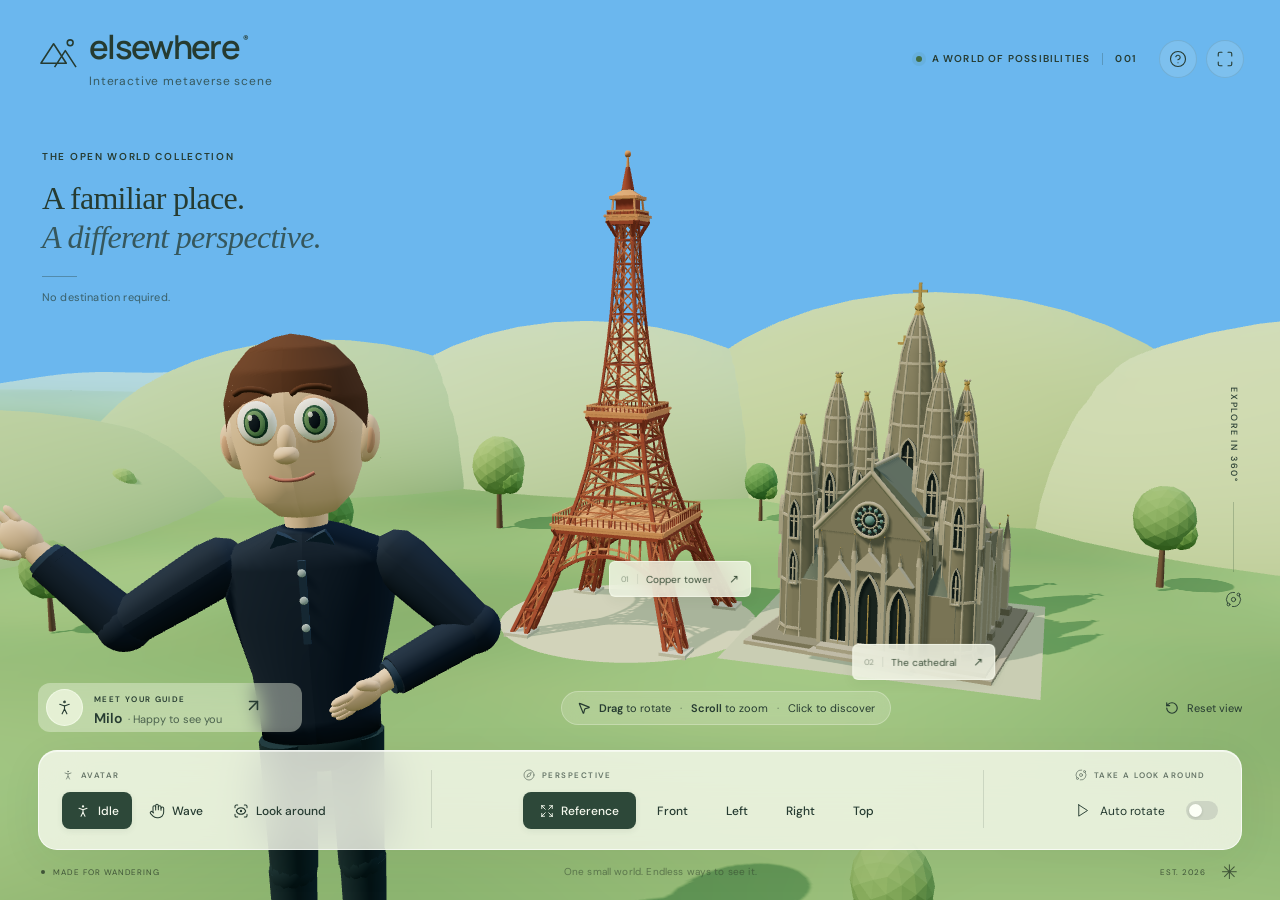
<file: Metaverse/index.html>
<!doctype html>
<html lang="en">
  <head>
    <meta charset="UTF-8" />
    <link rel="icon" type="image/svg+xml" href="./favicon.svg" />
    <meta name="viewport" content="width=device-width, initial-scale=1.0" />
    <meta name="theme-color" content="#84bce0" />
    <meta
      name="description"
      content="A little world with a different perspective. Explore a handcrafted, interactive 3D landscape with a friendly avatar and extraordinary landmarks."
    />
    <title>Elsewhere — A little world to explore</title>
    <script type="module" crossorigin src="./assets/index-cz83MpUu.js"></script>
    <link rel="modulepreload" crossorigin href="./assets/three-Z7f1v5lX.js">
    <link rel="modulepreload" crossorigin href="./assets/react-three-C-K5JNUp.js">
    <link rel="stylesheet" crossorigin href="./assets/index-CmruKr1E.css">
  </head>
  <body>
    <div id="root"></div>
  </body>
</html>
</file>
<file: Metaverse/assets/index-CmruKr1E.css>
@font-face{font-family:DM Sans;font-style:normal;font-display:swap;font-weight:400;src:url(./dm-sans-latin-400-normal-CW0RaeGs.woff2) format("woff2"),url(./dm-sans-latin-400-normal-BwCSEQnW.woff) format("woff")}@font-face{font-family:DM Sans;font-style:normal;font-display:swap;font-weight:500;src:url(./dm-sans-latin-500-normal-B9HHJjqV.woff2) format("woff2"),url(./dm-sans-latin-500-normal-Dr3UlScf.woff) format("woff")}@font-face{font-family:DM Sans;font-style:normal;font-display:swap;font-weight:600;src:url(./dm-sans-latin-600-normal-Aqo67rzb.woff2) format("woff2"),url(./dm-sans-latin-600-normal-BmdmIIQ2.woff) format("woff")}@font-face{font-family:Manrope;font-style:normal;font-display:swap;font-weight:600;src:url(./manrope-latin-600-normal-4f0koTD-.woff2) format("woff2"),url(./manrope-latin-600-normal-BqgrALkZ.woff) format("woff")}:root{font-family:DM Sans,sans-serif;color:#263b31;font-synthesis:none;text-rendering:optimizeLegibility;-webkit-font-smoothing:antialiased;-moz-osx-font-smoothing:grayscale;font-weight:400;font-size:14px;background:#80bdeb;--ink: #263b31;--muted: #65776a;--glass: rgba(249, 252, 240, .8);--line: rgba(48, 69, 53, .14)}*{box-sizing:border-box}body{margin:0}button{font:inherit;color:inherit;cursor:pointer;-webkit-tap-highlight-color:transparent}button:focus-visible{outline:2px solid #284939;outline-offset:4px}button,a{touch-action:manipulation}button{border:0}button svg{flex-shrink:0}.world{width:100%;height:100svh;min-height:420px;position:relative;overflow:hidden}.world>div:first-child{position:absolute!important;inset:0}.world canvas{display:block;touch-action:none}.world-ui{position:absolute;inset:0;z-index:5;pointer-events:none;opacity:0;transition:opacity .75s}.world-ui.is-ready{opacity:1}.world-ui button,.world-ui [role=dialog]{pointer-events:auto}.topbar{position:absolute;left:38px;right:36px;top:29px;display:flex;align-items:center;justify-content:space-between;gap:20px}.brand{display:flex;gap:12px;align-items:flex-start}.brand-icon{width:39px;margin-top:7px}.brand-icon svg{fill:none;stroke:var(--ink);stroke-width:1.6;stroke-linejoin:round}.wordmark{font-family:Manrope,sans-serif;font-size:33px;font-weight:600;letter-spacing:-1.65px;line-height:1.12}.wordmark>span{font-family:DM Sans,sans-serif;display:inline-block;font-size:11px;vertical-align:top;margin:4px 0 0 4px;letter-spacing:0}.brand p{margin:7px 0 0;font-size:12px;letter-spacing:.07em;opacity:.75}.top-actions{display:flex;align-items:center;gap:9px}.world-status{display:flex;align-items:center;gap:10px;font-size:10px;font-weight:600;letter-spacing:.12em;margin-right:14px}.status-dot{width:6px;height:6px;border-radius:50%;background:#416d45;box-shadow:0 0 0 4px #416d4515}.status-divider{height:12px;width:1px;background:#263b3140;margin:0 2px}.icon-button{width:38px;height:38px;border:1px solid #35514426;background:#eff8f124;border-radius:50%;display:grid;place-items:center;transition:background .2s}.icon-button:hover{background:#f9fcf08c}.world-caption{position:absolute;top:146px;left:42px}.eyebrow{font-size:9px;font-weight:600;letter-spacing:.17em}.world-caption>.eyebrow{font-size:10px}.world-caption h1{font-family:Georgia,Times New Roman,serif;font-weight:400;font-size:clamp(23px,2.5vw,35px);line-height:1.21;letter-spacing:-.7px;margin:15px 0 20px}.world-caption em{font-weight:400;opacity:.77}.caption-rule{display:block;height:1px;width:35px;background:#263b3159}.world-caption p{font-size:11px;letter-spacing:.015em;margin-top:13px;opacity:.7}.side-indicator{position:absolute;right:38px;top:43%;display:flex;align-items:center;gap:19px;writing-mode:vertical-rl}.side-indicator>span:first-child{font-size:9px;font-weight:500;letter-spacing:.2em}.side-line{width:1px;height:70px;background:#284a323c}.bottom-ui{position:absolute;bottom:22px;left:38px;right:38px}.above-dock{display:flex;align-items:center;justify-content:space-between;gap:20px;margin-bottom:18px}.guide-tag{display:flex;align-items:center;gap:11px;min-width:264px;border-radius:12px;padding:5px 8px;background:#eff6e36b;-webkit-backdrop-filter:blur(10px);backdrop-filter:blur(10px)}.guide-dot{width:37px;height:37px;display:grid;place-items:center;background:#f4fbe6b8;border:1px solid #fcfff487;border-radius:50%}.guide-tag .eyebrow{font-size:8px;letter-spacing:.17em}.guide-tag p{font-size:14px;font-weight:600;margin:3px 0 0}.guide-tag p>span{font-size:11px;font-weight:400;opacity:.75;margin-left:3px}.guide-tag>button{background:transparent;padding:8px;margin-left:3px}.interaction-hint{display:flex;gap:8px;align-items:center;background:#eff6e337;border:1px solid #eff6e352;padding:9px 15px;border-radius:30px;font-size:11px;backdrop-filter:blur(10px);-webkit-backdrop-filter:blur(10px)}.interaction-hint b{font-weight:600}.interaction-hint i{font-style:normal;display:inline-block;margin:0 6px;opacity:.6}.reset-button{display:flex;align-items:center;gap:8px;background:transparent;font-size:11px;padding:10px 0 10px 15px;white-space:nowrap}.control-dock{margin:0 auto;max-width:1320px;display:flex;align-items:center;justify-content:space-between;gap:22px;padding:18px 23px 20px;background:var(--glass);border:1px solid #ffffffb0;box-shadow:0 10px 45px #2139240e,inset 0 1px #ffffff90;border-radius:19px;backdrop-filter:blur(24px);-webkit-backdrop-filter:blur(24px)}.control-section{display:flex;flex-direction:column;gap:11px}.control-title{font-size:8px;letter-spacing:.18em;font-weight:600;display:flex;align-items:center;gap:7px;color:#667567}.control-title svg{width:12px;height:12px;stroke-width:1.5}.segmented{display:flex;align-items:center;gap:4px}.segmented button{background:transparent;display:flex;align-items:center;justify-content:center;gap:7px;min-height:37px;padding:0 13px;border-radius:8px;white-space:nowrap;transition:background .18s,color .18s,box-shadow .18s;font-size:12px;font-weight:500}.segmented button:not(.selected):hover{background:#243e3210}.segmented button.selected{background:#2d4839;color:#f6faef;box-shadow:0 2px 6px #29412c16}.segmented button svg{stroke-width:1.55}.camera-buttons{gap:4px}.camera-buttons button{padding:0 17px}.dock-divider{width:1px;height:58px;background:var(--line);flex-shrink:0}.auto-rotate{display:flex;align-items:center;gap:10px;min-height:37px;background:transparent;padding:0;font-size:12px;white-space:nowrap}.auto-rotate>svg{stroke-width:1.5}.toggle{width:32px;height:19px;border-radius:20px;background:#cdd5c4;display:flex;align-items:center;padding:3px;margin-left:11px;transition:background .2s}.toggle>span{width:13px;height:13px;border-radius:50%;background:#fcfff6;box-shadow:0 1px 3px #0002;display:grid;place-items:center;transition:transform .2s}.enabled .toggle{background:#36583f}.enabled .toggle>span{transform:translate(13px)}.world-footer{display:flex;align-items:center;justify-content:space-between;gap:20px;font-size:8px;letter-spacing:.12em;padding:15px 3px 0;color:#31432ddb}.world-footer>span{display:flex;align-items:center;gap:8px}.world-footer>span:nth-child(2){font-size:10px;letter-spacing:.015em;opacity:.65}.tiny-dot{height:4px;width:4px;border-radius:50%;background:currentColor}.footer-spark{font-size:20px;line-height:8px;margin-left:7px}.landmark-label{display:flex;align-items:center;gap:8px;border:1px solid #fcfff4a0;background:#f5f9eacc;backdrop-filter:blur(12px);-webkit-backdrop-filter:blur(12px);box-shadow:0 4px 14px #263e2110;border-radius:6px;padding:9px 11px;font-size:10px;white-space:nowrap;color:#3c503b;transition:background .2s,transform .2s}.landmark-label:hover{background:#f9fcec;transform:translateY(-2px)}.landmark-label>span:first-child{font-size:8px;opacity:.5;border-right:1px solid #26403030;padding-right:8px}.label-arrow{margin-left:9px;font-size:12px}.help-backdrop{position:absolute;inset:0;pointer-events:auto;background:#233b3435;backdrop-filter:blur(7px);-webkit-backdrop-filter:blur(7px);display:grid;place-items:center;padding:20px}.help-panel{width:450px;max-width:100%;position:relative;padding:35px;background:#f4f7eb;border:1px solid #fff;border-radius:22px;box-shadow:0 20px 100px #19332630}.close-help{position:absolute;right:16px;top:16px}.help-panel h2{font-family:Georgia,serif;font-weight:400;font-size:30px;letter-spacing:-1px;line-height:1.1;max-width:290px;margin:16px 0 28px}.help-row{display:flex;gap:15px;margin-bottom:23px}.help-row>svg{width:21px;flex-shrink:0;stroke-width:1.5}.help-row strong{font-size:14px;font-weight:550}.help-row p{font-size:13px;line-height:1.6;color:#627464;margin:7px 0 0}.help-done{width:100%;background:#2d4839;color:#f7f9f0;border-radius:9px;padding:13px 17px;display:flex;align-items:center;justify-content:space-between;font-size:14px}.world-loading,.scene-error{position:absolute;inset:0;background:#bed9d7;display:flex;flex-direction:column;align-items:center;justify-content:center;z-index:6}.world-loading p{font-family:Georgia,serif;font-size:21px;margin-top:24px}.loading-orbit{height:40px;width:40px;border-radius:50%;border:1px solid #314b3d26;border-top:1px solid #314b3d;animation:spin 1s linear infinite}.scene-error{z-index:8;text-align:center;padding:25px}.scene-error h1{font-family:Georgia,serif;font-weight:400}.scene-error button{padding:12px 24px;border-radius:8px;background:#2d4839;color:#fff}.sr-only{position:absolute;width:1px;height:1px;overflow:hidden;clip:rect(0,0,0,0);white-space:nowrap}@keyframes spin{to{transform:rotate(360deg)}}@media(min-width:1500px){.control-dock{max-width:1300px;padding-left:30px;padding-right:30px}.above-dock,.world-footer{max-width:1300px;margin-left:auto;margin-right:auto}.world-caption{top:160px}.segmented button{font-size:13px;padding:0 18px}.camera-buttons button{padding:0 23px}.auto-rotate{font-size:13px}}@media(max-width:1150px){.topbar{left:26px;right:26px}.world-caption{left:30px;top:133px}.world-caption h1{font-size:27px}.bottom-ui{left:24px;right:24px;bottom:17px}.control-dock{gap:15px;padding:17px}.segmented button{padding:0 10px;font-size:11px}.camera-buttons button{padding:0 12px}.auto-rotate{font-size:11px;gap:7px}.toggle{margin-left:3px}.interaction-hint{font-size:10px;padding:8px 11px}.guide-tag{min-width:auto}.side-indicator{right:26px}.world-status{font-size:8px;margin-right:4px}.control-title{font-size:7.5px}.world-footer{font-size:7px}}@media(max-width:900px){.world-caption h1{font-size:24px}.world-caption>.eyebrow{font-size:8px}.world-caption p{display:none}.world-caption{top:127px}.world-status{display:none}.control-dock{gap:12px;display:grid;grid-template-columns:1fr auto;padding:15px}.avatar-section{grid-column:1}.camera-section{grid-column:1/-1;grid-row:2;flex-direction:row;align-items:center;border-top:1px solid var(--line);padding-top:13px;justify-content:space-between}.rotate-section{grid-column:2;grid-row:1}.dock-divider{display:none}.control-title{font-size:8px}.camera-buttons button{padding:0 20px}.above-dock{margin-bottom:13px}.interaction-hint{font-size:10px}.interaction-hint span{max-width:250px}.interaction-hint i:last-of-type,.interaction-hint i:last-of-type~*{display:none}.reset-button{display:none}.guide-tag p>span{font-size:10px}.side-indicator{display:none}.world-footer>span:nth-child(2){display:none}}@media(max-width:600px){.topbar{left:19px;right:17px;top:21px}.brand{gap:9px}.brand-icon{width:30px;margin-top:4px}.wordmark{font-size:28px}.brand p{font-size:9px;margin-top:6px;letter-spacing:.045em}.top-actions{gap:6px}.icon-button{width:33px;height:33px}.fullscreen-button{display:none}.world-caption{top:106px;left:21px}.world-caption>.eyebrow{font-size:7px}.world-caption h1{font-size:21px;line-height:1.16;margin:10px 0 13px}.caption-rule{width:24px}.bottom-ui{bottom:max(12px,env(safe-area-inset-bottom));left:12px;right:12px}.control-dock{border-radius:15px;padding:13px 11px;gap:11px 5px}.control-section{gap:8px}.control-title{font-size:7px;letter-spacing:.13em;gap:4px}.control-title svg{width:10px}.segmented{gap:1px}.segmented button{padding:0 9px;min-height:34px;gap:5px;font-size:10px;border-radius:7px}.segmented button svg{width:13px}.animation-buttons button:last-child{padding:0 6px}.animation-buttons button:last-child svg{display:none}.auto-rotate{min-height:34px;gap:5px;font-size:10px}.auto-rotate>svg{display:none}.toggle{width:29px;height:18px;margin-left:3px}.toggle>span{width:12px;height:12px}.enabled .toggle>span{transform:translate(11px)}.rotate-section .control-title{font-size:6px;letter-spacing:.1em}.rotate-section .control-title svg{display:none}.camera-section{display:block;padding-top:10px}.camera-section>.control-title{display:none}.camera-buttons{justify-content:space-between}.camera-buttons button{padding:0 14px;flex:1;font-size:10px}.camera-buttons button:first-child{flex:1.4}.camera-buttons button svg{width:12px}.above-dock{margin:0 4px 12px}.guide-tag{gap:8px}.guide-dot{width:31px;height:31px}.guide-tag .eyebrow{font-size:6.5px}.guide-tag p{font-size:12px}.guide-tag p>span{font-size:9px}.guide-tag>button{display:none}.interaction-hint{border:0;background:transparent;-webkit-backdrop-filter:none;backdrop-filter:none;font-size:9px;padding:0;gap:5px}.interaction-hint span{font-size:0}.interaction-hint span:after{content:"Drag to explore";font-size:9px}.interaction-hint svg{width:12px}.world-footer{padding-top:10px;font-size:6px;letter-spacing:.11em}.footer-spark{font-size:15px}.world-footer>span{gap:5px}.landmark-label{font-size:9px;padding:7px 9px}.help-panel{padding:27px;max-height:90svh;overflow-y:auto}.help-panel h2{font-size:27px}.help-row{margin-bottom:18px}.help-row p{font-size:12px}}@media(max-height:650px)and (min-width:601px){.topbar{top:18px}.wordmark{font-size:27px}.brand p{font-size:10px}.world-caption{top:105px}.world-caption h1{font-size:23px}.world-caption p,.caption-rule{display:none}.bottom-ui{bottom:12px}.control-dock{padding-top:12px;padding-bottom:12px}.control-section{gap:7px}.above-dock{margin-bottom:8px}.world-footer{padding-top:10px}.guide-tag{display:none}.interaction-hint{margin:0 auto}.world-caption>.eyebrow{font-size:8px}.side-indicator{display:none}}@media(prefers-reduced-motion:reduce){*,*:before,*:after{animation-duration:.01ms!important;transition-duration:.01ms!important;scroll-behavior:auto!important}}.help-panel{max-height:calc(100svh - 40px);overflow-y:auto}@media(max-height:500px){.landmark-label{display:none}.world{min-height:0}.world-caption,.world-footer{display:none}.bottom-ui{bottom:10px}.above-dock{display:none}.control-dock{display:flex;gap:12px;padding:10px 14px}.camera-section{border-top:0;padding-top:0;display:flex;flex-direction:column;align-items:flex-start;gap:7px}.camera-section>.control-title{display:flex}.camera-buttons button{padding:0 10px}.rotate-section>.control-title{font-size:6px}.brand p{display:none}}
</file>
